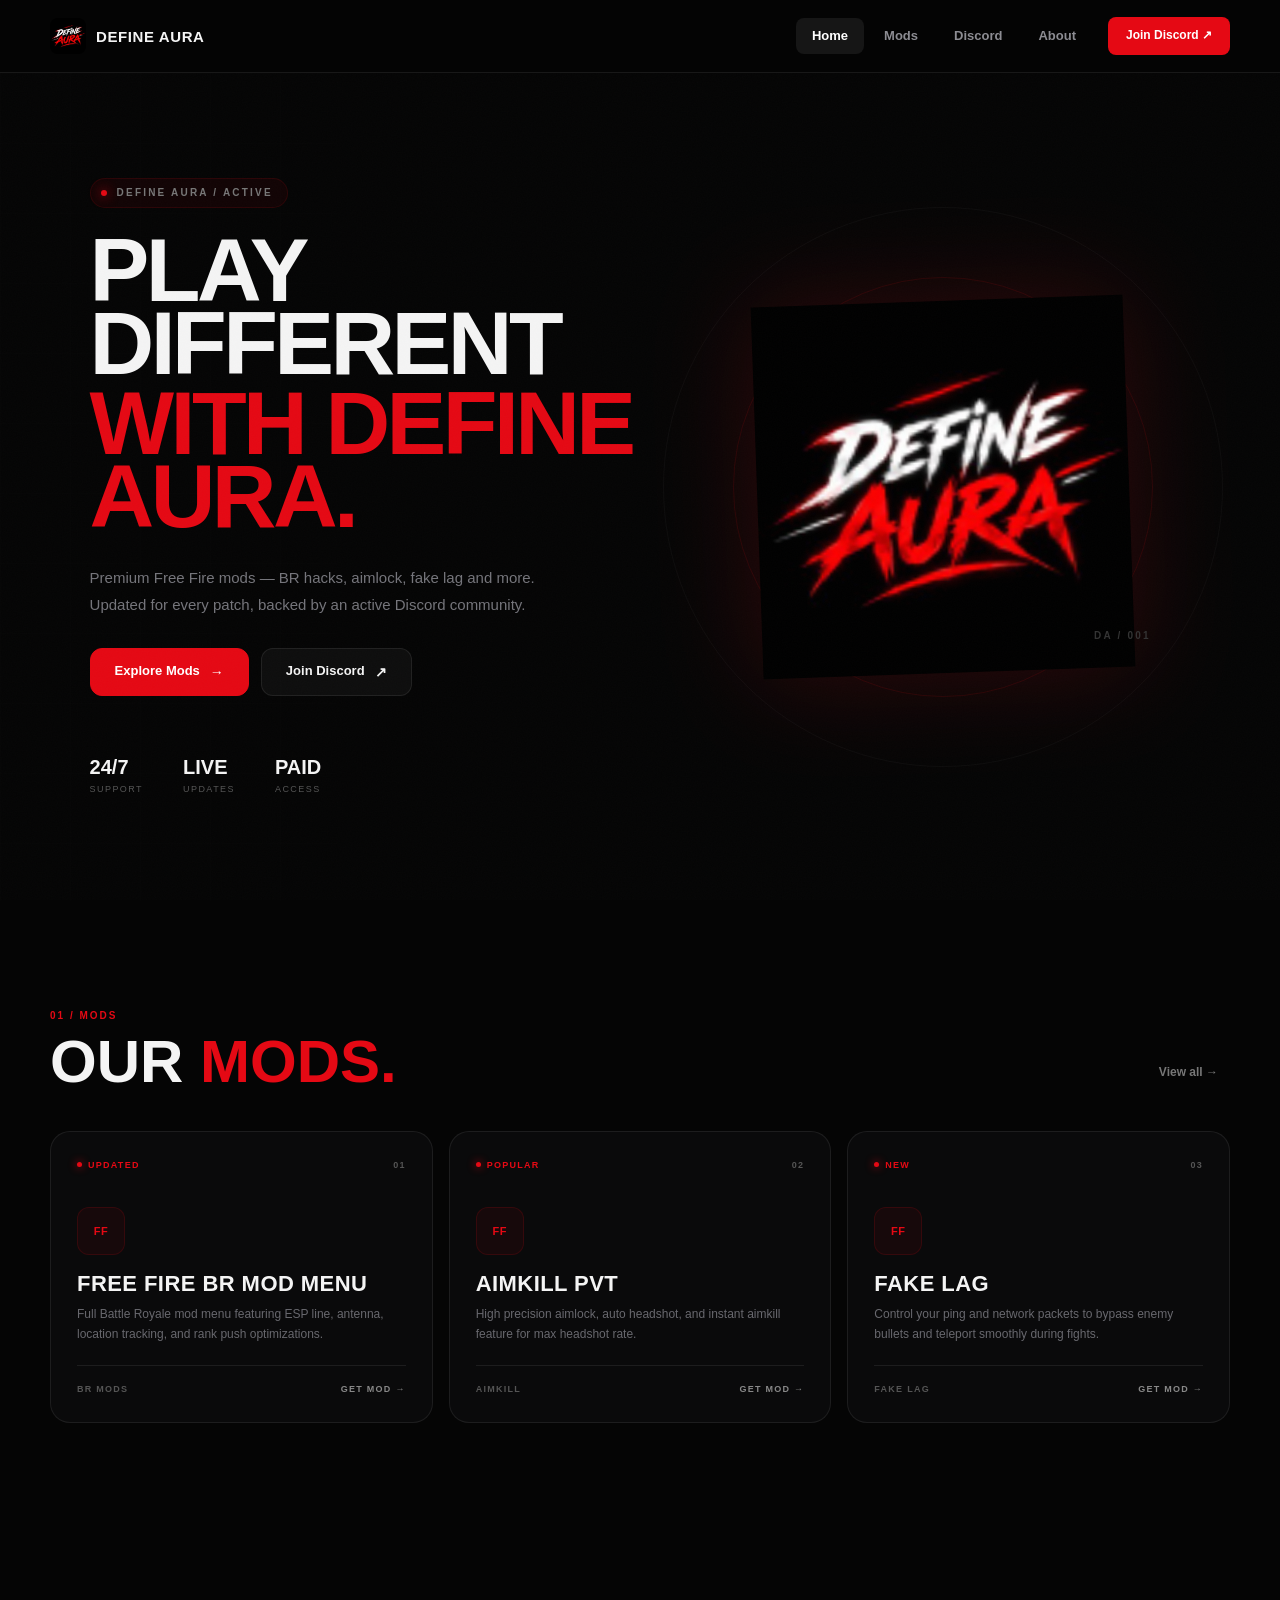
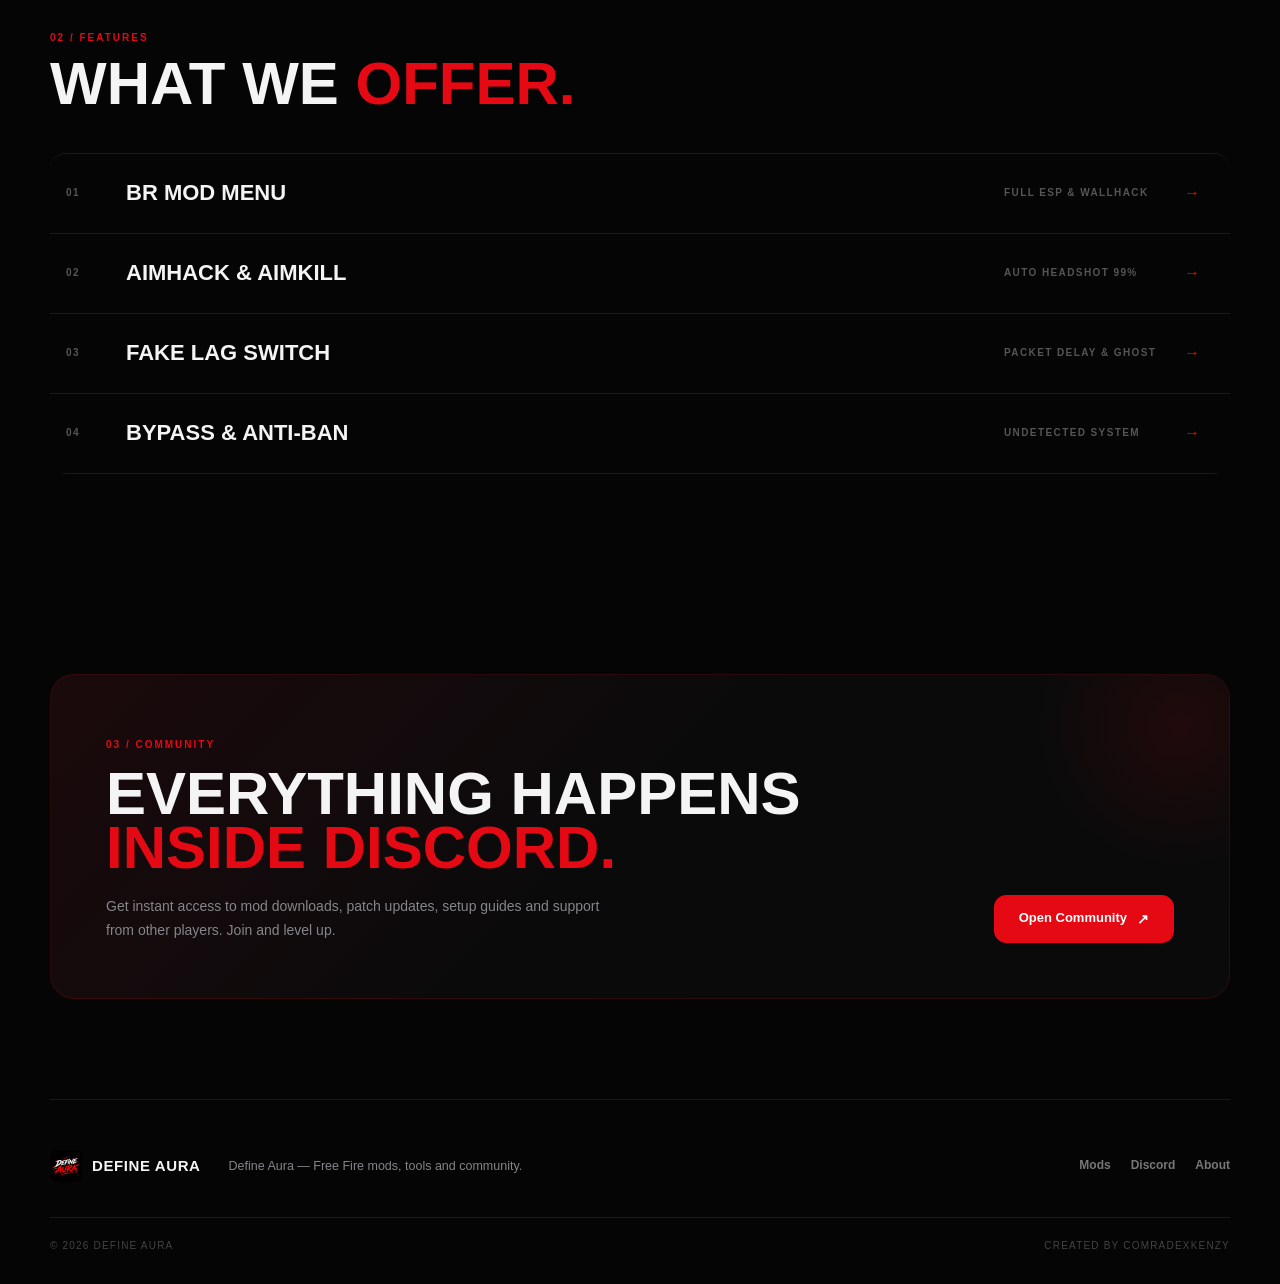
<file: index.html>
<!DOCTYPE html>
<html lang="en">
<head>
    <meta charset="UTF-8">
    <meta name="viewport" content="width=device-width, initial-scale=1.0">
    <meta name="description" content="Define Aura — Free Fire mods, hacks and community hub.">
    <title>Define Aura</title>
    <link rel="icon" href="assets/logo/define.webp">
    <link rel="stylesheet" href="css/main.css">
    <link rel="stylesheet" href="css/home.css">
    <link rel="stylesheet" href="css/responsive.css">
</head>
<body>
    <div id="site-header"></div>

    <main>
        <section class="hero">
            <div class="hero-grid"></div>
            <div class="hero-content reveal">
                <div class="eyebrow"><span class="status-dot"></span><span data-site="eyebrow"></span></div>
                <h1>PLAY DIFFERENT<br><em>with DEFINE AURA.</em></h1>
                <p data-site="heroDescription"></p>
                <div class="hero-actions">
                    <a class="button button-red" href="pages/mods.html">Explore Mods <span>→</span></a>
                    <a class="button button-dark" data-discord-link href="#">Join Discord <span>↗</span></a>
                </div>
                <div class="hero-stats" id="heroStats"></div>
            </div>

            <div class="hero-logo reveal">
                <div class="logo-orbit orbit-a"></div>
                <div class="logo-orbit orbit-b"></div>
                <img src="assets/logo/define.webp" alt="Define Aura">
                <span>DA / 001</span>
            </div>
        </section>

        <section class="section">
            <div class="section-head reveal">
                <div>
                    <small>01 / MODS</small>
                    <h2>Our <b>mods.</b></h2>
                </div>
                <a href="pages/mods.html" class="plain-link">View all →</a>
            </div>
            <div class="release-grid" id="featuredReleases"></div>
        </section>

        <section class="section">
            <div class="section-head reveal">
                <div>
                    <small>02 / FEATURES</small>
                    <h2>What we <b>offer.</b></h2>
                </div>
            </div>
            <div class="game-list" id="gameList"></div>
        </section>

        <section class="section">
            <div class="community-panel reveal">
                <div>
                    <small>03 / COMMUNITY</small>
                    <h2>Everything happens<br><b>inside Discord.</b></h2>
                    <p data-site="discordDescription"></p>
                </div>
                <a class="button button-red" data-discord-link href="#">Open Community <span>↗</span></a>
            </div>
        </section>
    </main>

    <div id="site-footer"></div>

    <script src="data/site.js"></script>
    <script src="data/releases.js"></script>
    <script src="js/components.js"></script>
    <script src="js/home.js"></script>
    <script src="js/main.js"></script>
</body>
</html>
</file>
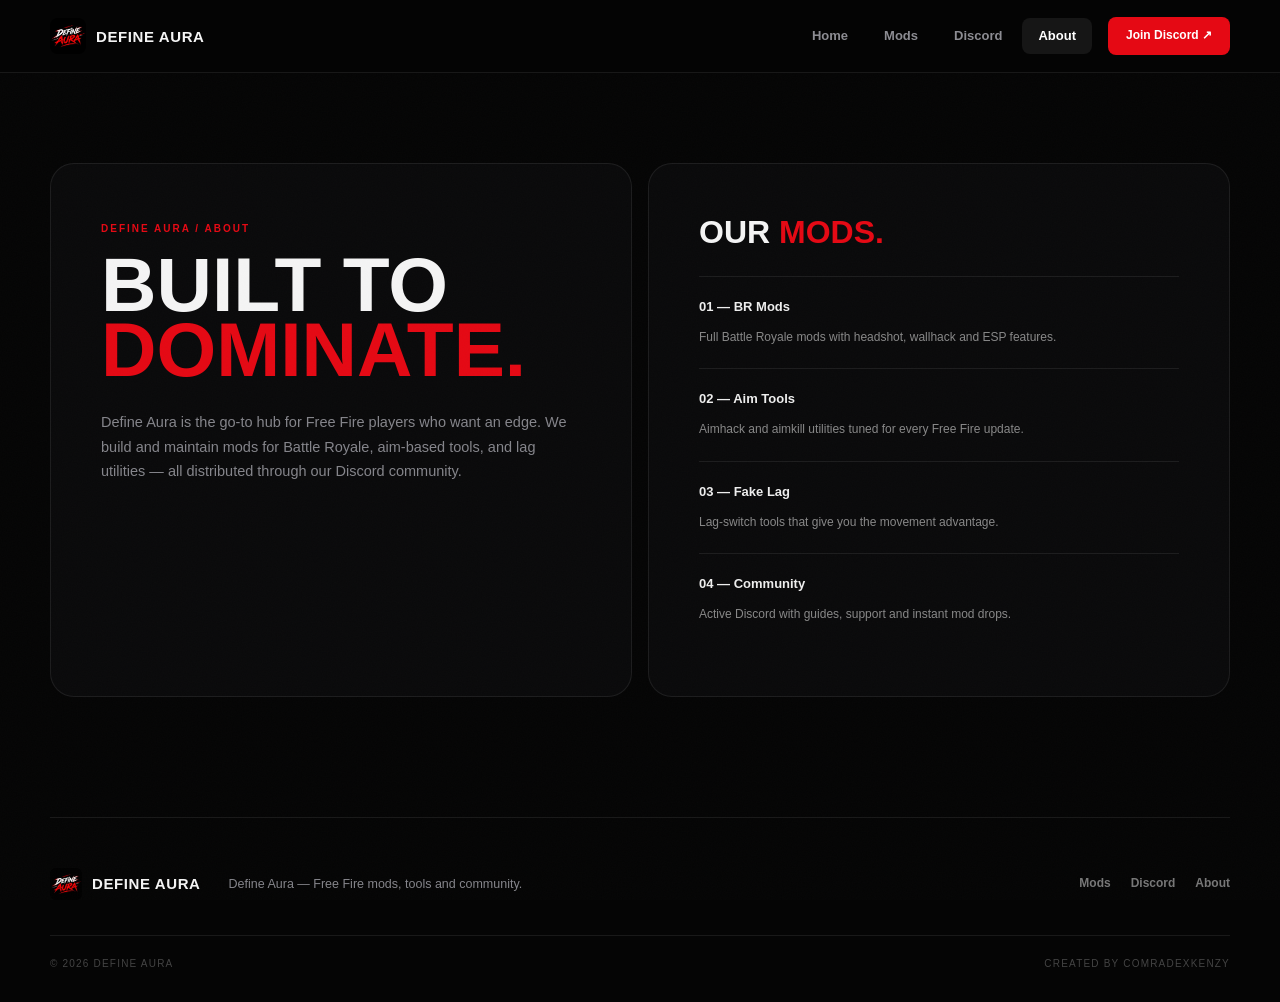
<file: pages/about.html>
<!DOCTYPE html>
<html lang="en">
<head>
    <meta charset="UTF-8">
    <meta name="viewport" content="width=device-width, initial-scale=1.0">
    <title>About — Define Aura</title>
    <link rel="icon" href="../assets/logo/define.webp">
    <link rel="stylesheet" href="../css/main.css">
    <link rel="stylesheet" href="../css/pages.css">
    <link rel="stylesheet" href="../css/responsive.css">
</head>
<body>
    <div id="site-header"></div>

    <main class="page">
        <div class="about-grid reveal">
            <section class="about-card">
                <small>DEFINE AURA / ABOUT</small>
                <h1>Built to<br><b>dominate.</b></h1>
                <p data-site="aboutDescription"></p>
            </section>
            <section class="about-card">
                <h2>Our <b>mods.</b></h2>
                <div class="about-points" id="aboutPoints"></div>
            </section>
        </div>
    </main>

    <div id="site-footer"></div>

    <script src="../data/site.js"></script>
    <script src="../data/releases.js"></script>
    <script src="../js/components.js"></script>
    <script src="../js/about-page.js"></script>
    <script src="../js/main.js"></script>
</body>
</html>
</file>
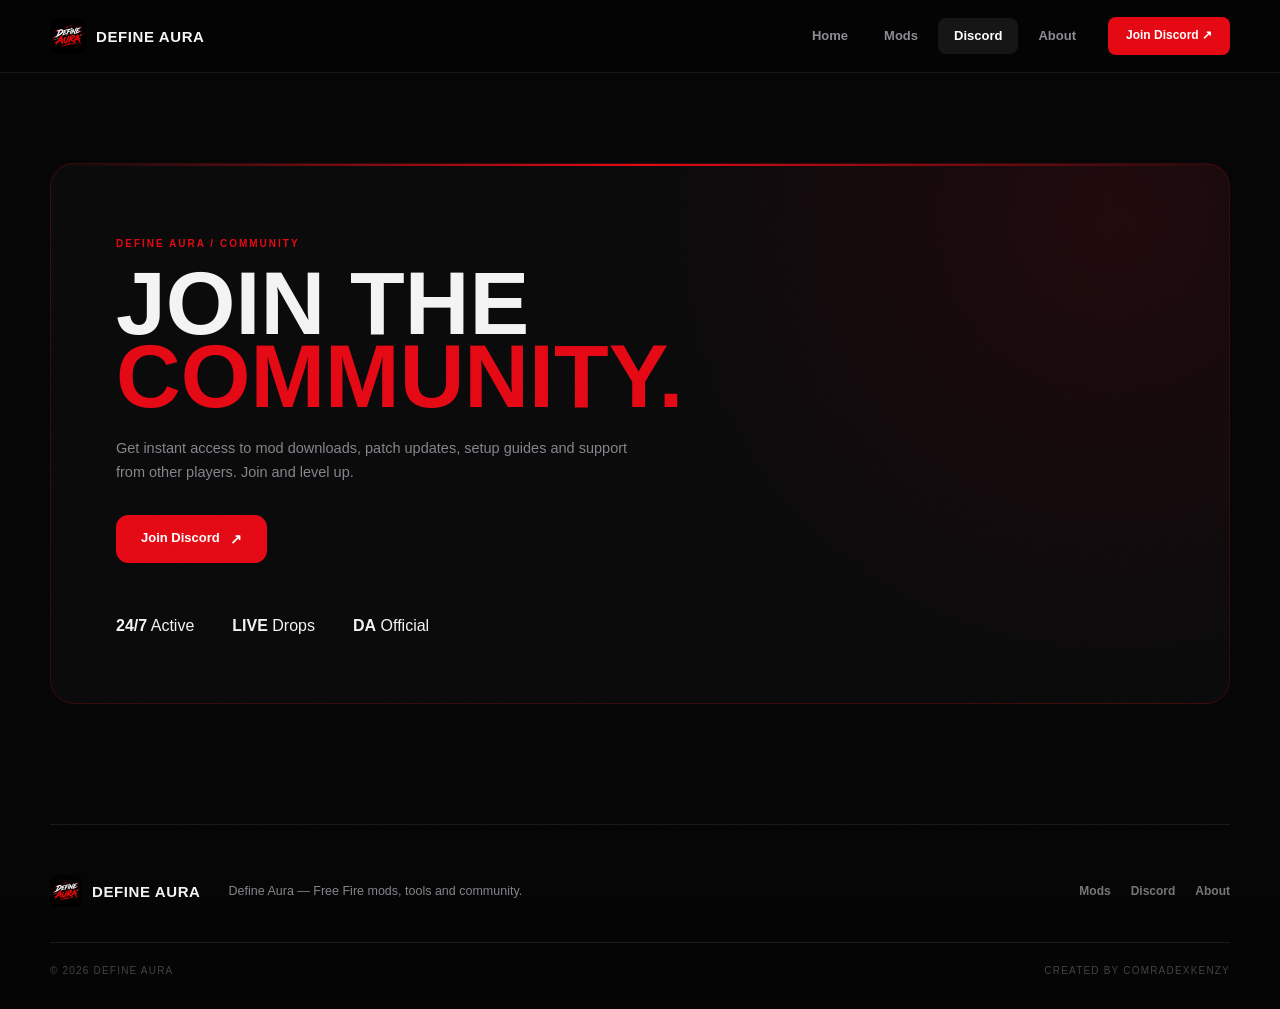
<file: pages/discord.html>
<!DOCTYPE html>
<html lang="en">
<head>
    <meta charset="UTF-8">
    <meta name="viewport" content="width=device-width, initial-scale=1.0">
    <title>Discord — Define Aura</title>
    <link rel="icon" href="../assets/logo/define.webp">
    <link rel="stylesheet" href="../css/main.css">
    <link rel="stylesheet" href="../css/pages.css">
    <link rel="stylesheet" href="../css/responsive.css">
</head>
<body>
    <div id="site-header"></div>

    <main class="page">
        <section class="discord-page reveal">
            <small>DEFINE AURA / COMMUNITY</small>
            <h1>Join the<br><b>community.</b></h1>
            <p data-site="discordDescription"></p>
            <a class="button button-red" data-discord-link href="#">Join Discord <span>↗</span></a>
            <div class="simple-stats" id="discordStats"></div>
        </section>
    </main>

    <div id="site-footer"></div>

    <script src="../data/site.js"></script>
    <script src="../data/releases.js"></script>
    <script src="../js/components.js"></script>
    <script src="../js/discord-page.js"></script>
    <script src="../js/main.js"></script>
</body>
</html>
</file>
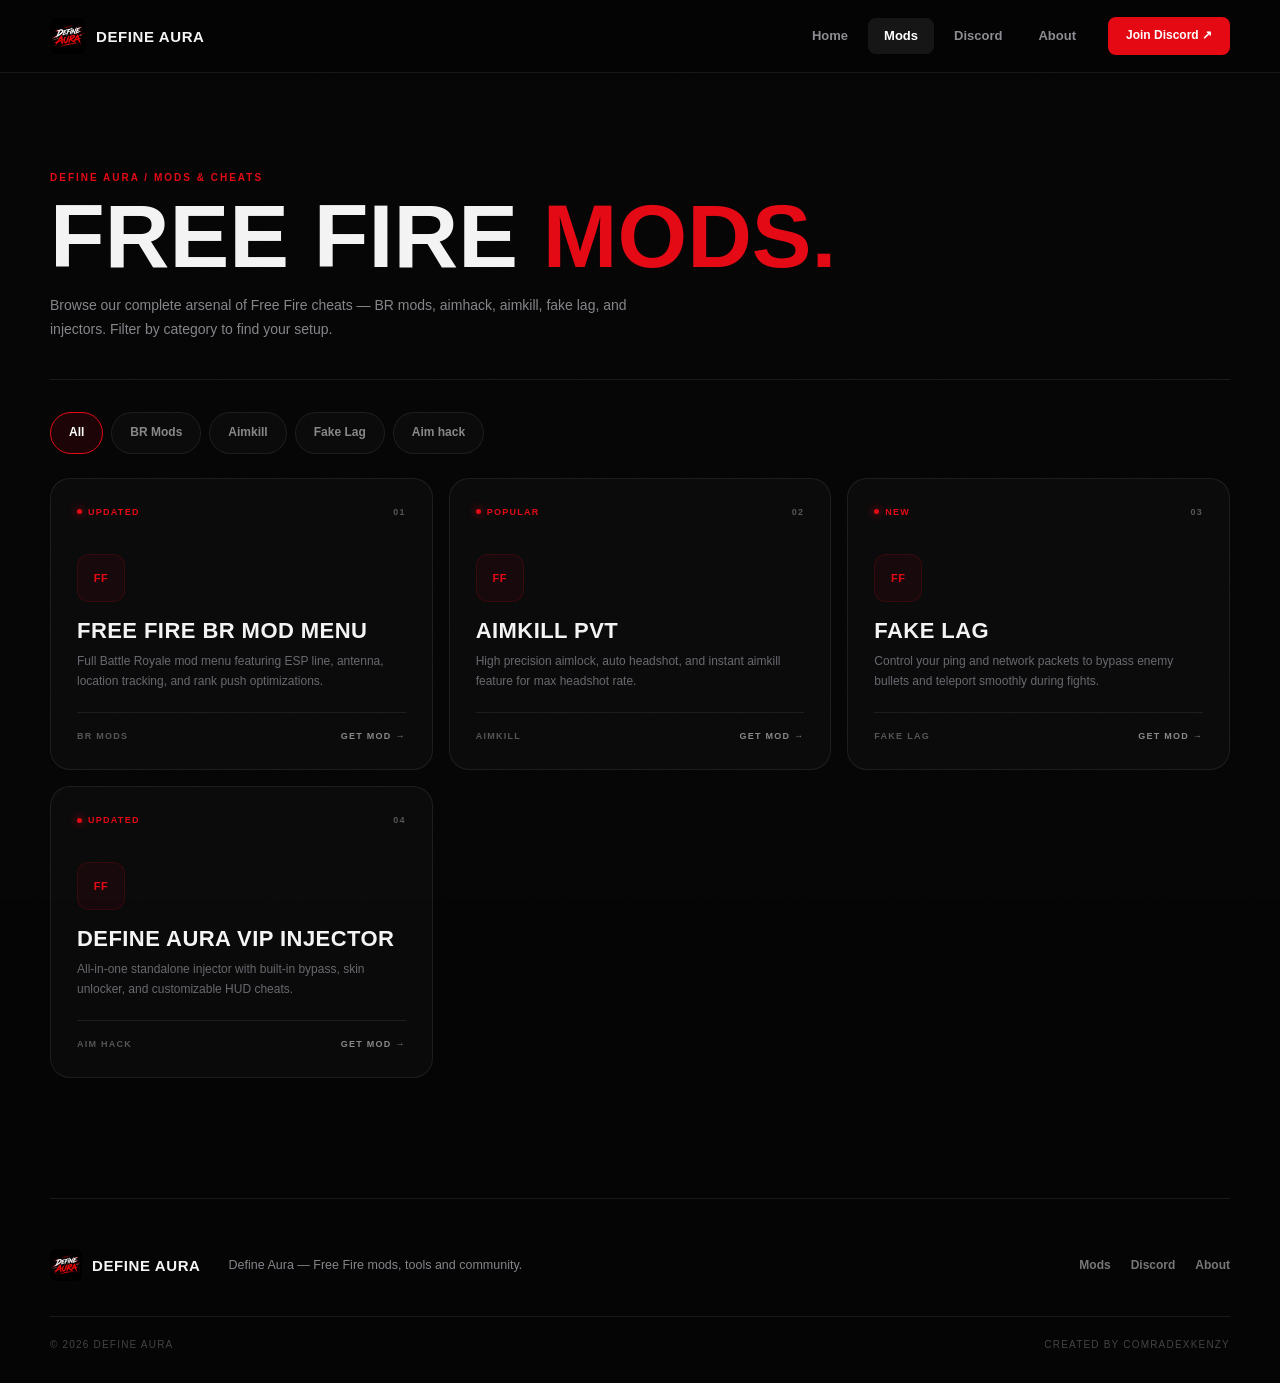
<file: pages/mods.html>
<!DOCTYPE html>
<html lang="en">
<head>
    <meta charset="UTF-8">
    <meta name="viewport" content="width=device-width, initial-scale=1.0">
    <title>Free Fire Mods — Define Aura</title>
    <link rel="icon" href="../assets/logo/define.webp">
    <link rel="stylesheet" href="../css/main.css">
    <link rel="stylesheet" href="../css/pages.css">
    <link rel="stylesheet" href="../css/responsive.css">
</head>
<body>
    <div id="site-header"></div>

    <main class="page">
        <header class="page-heading reveal">
            <small>DEFINE AURA / MODS & CHEATS</small>
            <h1>Free Fire <b>mods.</b></h1>
            <p>Browse our complete arsenal of Free Fire cheats — BR mods, aimhack, aimkill, fake lag, and injectors. Filter by category to find your setup.</p>
        </header>

        <div class="filters" id="releaseFilters"></div>
        <div class="release-grid full-grid" id="allReleases"></div>
    </main>

    <div id="site-footer"></div>

    <script src="../data/site.js"></script>
    <script src="../data/releases.js"></script>
    <script src="../js/components.js"></script>
    <script src="../js/releases-page.js"></script>
    <script src="../js/main.js"></script>
</body>
</html>
</file>
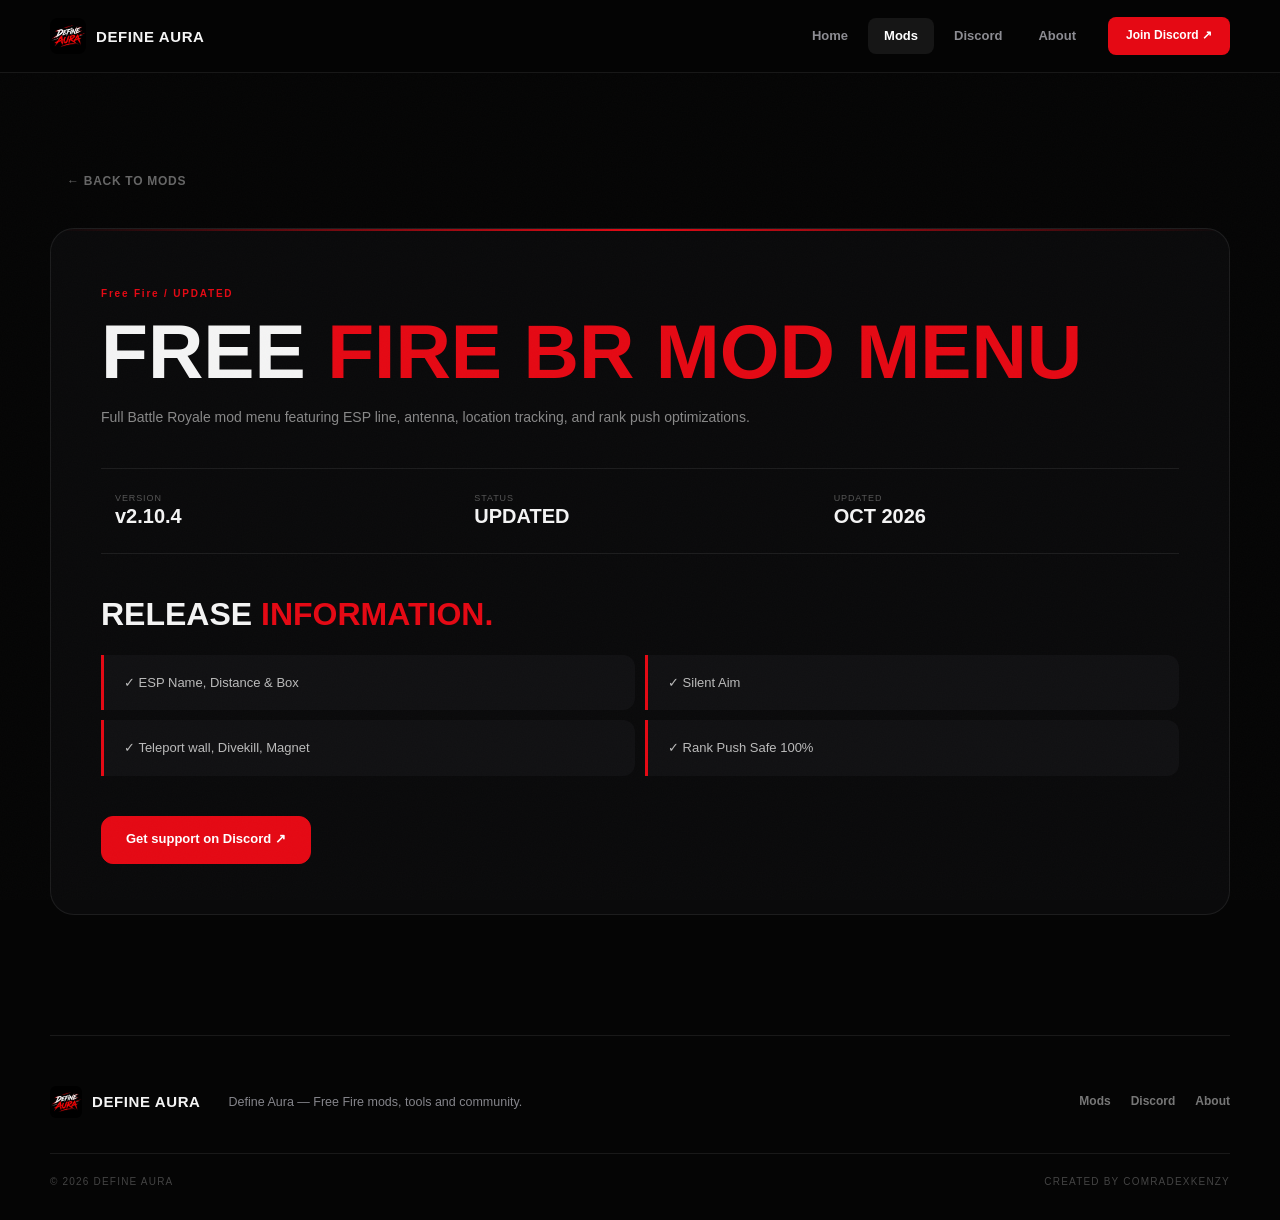
<file: pages/release.html>
<!DOCTYPE html>
<html lang="en">
<head>
    <meta charset="UTF-8">
    <meta name="viewport" content="width=device-width, initial-scale=1.0">
    <title>Mod Details — Define Aura</title>
    <link rel="icon" href="../assets/logo/define.webp">
    <link rel="stylesheet" href="../css/main.css">
    <link rel="stylesheet" href="../css/pages.css">
    <link rel="stylesheet" href="../css/responsive.css">
</head>
<body>
    <div id="site-header"></div>

    <main class="page">
        <a class="back-link" href="mods.html">← Back to mods</a>
        <article class="release-detail reveal" id="releaseDetail"></article>
    </main>

    <div id="site-footer"></div>

    <script src="../data/site.js"></script>
    <script src="../data/releases.js"></script>
    <script src="../js/components.js"></script>
    <script src="../js/release-detail.js"></script>
    <script src="../js/main.js"></script>
</body>
</html>
</file>
<file: css/main.css>
:root {
    --red: #e50914;
    --red-bright: #ff2632;
    --red-glow: rgba(229,9,20,.15);
    --black: #050505;
    --surface: #0a0a0b;
    --surface-2: #111113;
    --surface-3: #161618;
    --line: rgba(255,255,255,.08);
    --line-hover: rgba(255,255,255,.15);
    --white: #f4f4f4;
    --muted: #85858b;
    --max: 1180px;
    --radius-sm: 8px;
    --radius-md: 12px;
    --radius-lg: 16px;
    --radius-xl: 20px;
    --radius-2xl: 24px;
}

* { box-sizing: border-box; margin: 0; padding: 0; }

html { scroll-behavior: smooth; }

body {
    background: var(--black);
    color: var(--white);
    font-family: Inter, -apple-system, BlinkMacSystemFont, 'Segoe UI', Arial, sans-serif;
    line-height: 1.6;
    overflow-x: hidden;
    -webkit-font-smoothing: antialiased;
    -moz-osx-font-smoothing: grayscale;
}

body::before {
    content: "";
    position: fixed;
    inset: 0;
    pointer-events: none;
    opacity: .02;
    z-index: 99;
    background-image: url("data:image/svg+xml,%3Csvg xmlns='http://www.w3.org/2000/svg' width='180' height='180'%3E%3Cfilter id='n'%3E%3CfeTurbulence type='fractalNoise' baseFrequency='.8' numOctaves='3'/%3E%3C/filter%3E%3Crect width='100%25' height='100%25' filter='url(%23n)'/%3E%3C/svg%3E");
}

a { color: inherit; text-decoration: none; }
button { font: inherit; }

/* ═══════════════════════════════════════════
   NAVBAR — Modern glass/sticky design
   ═══════════════════════════════════════════ */

.navbar-wrap {
    position: sticky;
    top: 0;
    z-index: 100;
    background: rgba(5,5,5,.75);
    backdrop-filter: blur(20px) saturate(180%);
    -webkit-backdrop-filter: blur(20px) saturate(180%);
    border-bottom: 1px solid var(--line);
}

.navbar {
    width: min(var(--max), calc(100% - 48px));
    height: 72px;
    margin: auto;
    display: flex;
    align-items: center;
    justify-content: space-between;
    position: relative;
}

.brand { display: flex; align-items: center; gap: 10px; }
.brand img { width: 36px; height: 36px; display: block; border-radius: 8px; }
.brand-name {
    font: 700 15px Rajdhani, sans-serif;
    letter-spacing: .04em;
    text-transform: uppercase;
    color: var(--white);
}

.nav-links {
    display: flex;
    align-items: center;
    gap: 4px;
}

.nav-links > a:not(.nav-discord) {
    color: #8c8c92;
    font-size: 13px;
    font-weight: 600;
    padding: 8px 16px;
    border-radius: var(--radius-sm);
    position: relative;
    transition: all .2s ease;
}

.nav-links > a:not(.nav-discord):hover {
    color: #ddd;
    background: rgba(255,255,255,.05);
}

.nav-links > a.active {
    color: #fff;
    background: rgba(255,255,255,.07);
}

.nav-discord {
    background: var(--red);
    color: #fff;
    padding: 9px 18px;
    margin-left: 12px;
    font-size: 12px;
    font-weight: 700;
    border-radius: var(--radius-sm);
    transition: all .25s ease;
    border: none;
}

.nav-discord:hover {
    background: var(--red-bright);
    transform: translateY(-1px);
    box-shadow: 0 8px 25px rgba(229,9,20,.25);
}

/* ─── Hamburger ─── */

.menu-toggle {
    display: none;
    background: transparent;
    border: 0;
    cursor: pointer;
    width: 40px;
    height: 40px;
    border-radius: var(--radius-sm);
    position: relative;
    z-index: 110;
    transition: background .2s ease;
}

.menu-toggle:hover {
    background: rgba(255,255,255,.06);
}

.menu-toggle span {
    display: block;
    width: 20px;
    height: 2px;
    background: #fff;
    margin: 0 auto;
    border-radius: 2px;
    transition: transform .3s cubic-bezier(.4,.01,.165,.99),
                opacity .3s ease;
    position: absolute;
    left: 50%;
    transform: translateX(-50%);
}

.menu-toggle span:nth-child(1) { top: 14px; }
.menu-toggle span:nth-child(2) { top: 19px; }
.menu-toggle span:nth-child(3) { top: 24px; }

.menu-toggle.open span:nth-child(1) {
    top: 19px;
    transform: translateX(-50%) rotate(45deg);
}
.menu-toggle.open span:nth-child(2) {
    opacity: 0;
    transform: translateX(-50%) scaleX(0);
}
.menu-toggle.open span:nth-child(3) {
    top: 19px;
    transform: translateX(-50%) rotate(-45deg);
}

/* ═══════════════════════════════════════════
   LAYOUT
   ═══════════════════════════════════════════ */

.section, .page {
    width: min(var(--max), calc(100% - 48px));
    margin: auto;
}

.section { padding: 100px 0; }

.section-head {
    display: flex;
    justify-content: space-between;
    align-items: end;
    gap: 30px;
    margin-bottom: 42px;
}

.section-head small, .page-heading small, .community-panel small,
.discord-page small, .about-card small {
    color: var(--red);
    font-size: 10px;
    font-weight: 800;
    letter-spacing: .2em;
}

.section-head h2 {
    font: 700 clamp(40px, 5vw, 60px) Rajdhani, Arial, sans-serif;
    text-transform: uppercase;
    line-height: .9;
    margin-top: 8px;
}

.section-head h2 b,
.community-panel h2 b,
.page-heading h1 b,
.discord-page h1 b,
.about-card h1 b,
.about-card h2 b { color: var(--red); }

.plain-link {
    color: #777;
    font-size: 12px;
    font-weight: 700;
    transition: color .2s ease;
    padding: 6px 12px;
    border-radius: var(--radius-sm);
}

.plain-link:hover { color: #fff; background: rgba(255,255,255,.04); }

/* ═══════════════════════════════════════════
   BUTTONS
   ═══════════════════════════════════════════ */

.button {
    display: inline-flex;
    align-items: center;
    justify-content: center;
    gap: 10px;
    height: 48px;
    padding: 0 24px;
    border: 1px solid var(--line);
    font-size: 13px;
    font-weight: 700;
    border-radius: var(--radius-md);
    transition: all .25s ease;
    cursor: pointer;
    white-space: nowrap;
}

.button span { font-size: 14px; transition: transform .2s ease; }
.button:hover span { transform: translateX(2px); }

.button-red {
    background: var(--red);
    border-color: var(--red);
    color: #fff;
}

.button-red:hover {
    background: var(--red-bright);
    border-color: var(--red-bright);
    transform: translateY(-2px);
    box-shadow: 0 10px 30px rgba(229,9,20,.25);
}

.button-dark {
    background: rgba(255,255,255,.04);
    color: var(--white);
}

.button-dark:hover {
    border-color: rgba(229,9,20,.5);
    background: rgba(229,9,20,.08);
    transform: translateY(-2px);
}

/* ═══════════════════════════════════════════
   RELEASE CARDS
   ═══════════════════════════════════════════ */

.release-grid {
    display: grid;
    grid-template-columns: repeat(auto-fill, minmax(320px, 1fr));
    gap: 16px;
}

.release-card {
    min-height: 280px;
    padding: 26px;
    background: var(--surface);
    border: 1px solid var(--line);
    border-radius: var(--radius-xl);
    display: flex;
    flex-direction: column;
    transition: all .3s cubic-bezier(.23,1,.32,1);
    position: relative;
    overflow: hidden;
}

.release-card::before {
    content: "";
    position: absolute;
    top: 0; left: 0; right: 0;
    height: 1px;
    background: linear-gradient(90deg, transparent, var(--red), transparent);
    opacity: 0;
    transition: opacity .3s ease;
}

.release-card:hover::before { opacity: 1; }

.release-card:hover {
    transform: translateY(-6px);
    border-color: rgba(229,9,20,.3);
    box-shadow: 0 20px 50px rgba(0,0,0,.4), 0 0 0 1px rgba(229,9,20,.1);
}

.card-top, .card-bottom {
    display: flex;
    justify-content: space-between;
    align-items: center;
    color: #555;
    font-size: 9px;
    font-weight: 800;
    letter-spacing: .14em;
    text-transform: uppercase;
}

.status {
    color: var(--red);
    display: flex;
    align-items: center;
    gap: 6px;
}

.status::before {
    content: "";
    width: 5px;
    height: 5px;
    border-radius: 50%;
    background: var(--red);
    box-shadow: 0 0 8px var(--red);
}

.game-badge {
    width: 48px;
    height: 48px;
    display: grid;
    place-items: center;
    margin-top: 35px;
    background: rgba(229,9,20,.06);
    border: 1px solid rgba(229,9,20,.15);
    border-radius: var(--radius-md);
    color: var(--red);
    font: 700 11px Rajdhani, sans-serif;
    letter-spacing: .05em;
}

.release-card h3 {
    margin-top: 16px;
    font: 700 22px Rajdhani, sans-serif;
    text-transform: uppercase;
    letter-spacing: .02em;
}

.release-card p {
    margin: 8px 0 20px;
    color: #68686e;
    font-size: 12px;
    line-height: 1.65;
}

.card-bottom {
    margin-top: auto;
    padding-top: 16px;
    border-top: 1px solid var(--line);
}

.card-bottom a {
    transition: all .2s ease;
    color: #888;
}

.card-bottom a:hover { color: var(--red); }

/* ═══════════════════════════════════════════
   FEATURE / GAME LIST
   ═══════════════════════════════════════════ */

.game-list {
    border-top: 1px solid var(--line);
    border-radius: var(--radius-lg);
    overflow: hidden;
}

.game-row {
    min-height: 80px;
    display: grid;
    grid-template-columns: 60px 1fr 180px 30px;
    align-items: center;
    padding: 0 16px;
    border-bottom: 1px solid var(--line);
    transition: all .25s ease;
}

.game-row:hover {
    background: rgba(229,9,20,.04);
}

.game-row span {
    color: #555;
    font-size: 10px;
    font-weight: 700;
    letter-spacing: .14em;
}

.game-row strong {
    font: 700 22px Rajdhani, sans-serif;
    text-transform: uppercase;
}

.game-row b {
    color: var(--red);
    display: inline-block;
    transition: transform .2s ease;
}
.game-row:hover b { transform: translateX(4px); }

/* ═══════════════════════════════════════════
   COMMUNITY PANEL
   ═══════════════════════════════════════════ */

.community-panel {
    min-height: 300px;
    padding: 55px;
    display: flex;
    align-items: end;
    justify-content: space-between;
    gap: 30px;
    background: linear-gradient(135deg, rgba(229,9,20,.08), transparent 50%), var(--surface);
    border: 1px solid rgba(229,9,20,.15);
    border-radius: var(--radius-2xl);
    position: relative;
    overflow: hidden;
}

.community-panel::before {
    content: "";
    position: absolute;
    top: -100px; right: -100px;
    width: 300px; height: 300px;
    border-radius: 50%;
    background: radial-gradient(circle, rgba(229,9,20,.1), transparent 70%);
    pointer-events: none;
}

.community-panel h2 {
    font: 700 clamp(38px, 5vw, 60px) Rajdhani, sans-serif;
    text-transform: uppercase;
    line-height: .9;
    margin-top: 12px;
}

.community-panel p {
    color: #85858b;
    max-width: 520px;
    margin-top: 20px;
    font-size: 14px;
    line-height: 1.7;
}

/* ═══════════════════════════════════════════
   FOOTER
   ═══════════════════════════════════════════ */

.footer {
    width: min(var(--max), calc(100% - 48px));
    margin: auto;
    padding: 50px 0 30px;
    border-top: 1px solid var(--line);
}

.footer-main {
    display: flex;
    align-items: center;
    gap: 28px;
}

.footer .brand img { width: 32px; height: 32px; border-radius: 6px; }

.footer-main p {
    flex: 1;
    color: var(--muted);
    font-size: 12.5px;
}

.footer-links {
    display: flex;
    gap: 20px;
    font-size: 12px;
    font-weight: 600;
}

.footer-links a {
    color: #777;
    transition: color .2s ease;
}

.footer-links a:hover { color: var(--red); }

.footer-bottom {
    display: flex;
    justify-content: space-between;
    gap: 15px;
    margin-top: 35px;
    padding-top: 20px;
    border-top: 1px solid var(--line);
    color: #444;
    font-size: 10px;
    text-transform: uppercase;
    letter-spacing: .12em;
}

/* ═══════════════════════════════════════════
   REVEAL ANIMATION
   ═══════════════════════════════════════════ */

.reveal {
    opacity: 0;
    transform: translateY(24px);
    transition: opacity .7s cubic-bezier(.23,1,.32,1), transform .7s cubic-bezier(.23,1,.32,1);
}

.reveal.visible {
    opacity: 1;
    transform: none;
}

/* ─── Selection color ─── */
::selection {
    background: rgba(229,9,20,.3);
    color: #fff;
}

/* ─── Scrollbar ─── */
::-webkit-scrollbar { width: 6px; }
::-webkit-scrollbar-track { background: var(--black); }
::-webkit-scrollbar-thumb { background: #222; border-radius: 3px; }
::-webkit-scrollbar-thumb:hover { background: #333; }
</file>
<file: css/home.css>
.hero {
    max-width: 1440px;
    min-height: calc(100vh - 72px);
    margin: auto;
    padding: 80px 7%;
    display: grid;
    grid-template-columns: 1.1fr .9fr;
    align-items: center;
    position: relative;
    overflow: hidden;
}

.hero-grid {
    position: absolute;
    inset: 0;
    opacity: .15;
    pointer-events: none;
    background-image:
        linear-gradient(rgba(255,255,255,.04) 1px, transparent 1px),
        linear-gradient(90deg, rgba(255,255,255,.04) 1px, transparent 1px);
    background-size: 70px 70px;
    mask-image: linear-gradient(to right, #000, transparent 75%);
}

.hero-content { position: relative; z-index: 2; }

.eyebrow {
    display: inline-flex;
    align-items: center;
    gap: 0;
    color: #777;
    font-size: 10px;
    font-weight: 800;
    letter-spacing: .22em;
    margin-bottom: 26px;
    padding: 6px 14px 6px 10px;
    background: rgba(229,9,20,.06);
    border: 1px solid rgba(229,9,20,.12);
    border-radius: 100px;
}

.status-dot {
    display: inline-block;
    width: 6px;
    height: 6px;
    margin-right: 10px;
    border-radius: 50%;
    background: var(--red);
    box-shadow: 0 0 12px var(--red);
    animation: pulse 2s ease-in-out infinite;
}

@keyframes pulse {
    0%, 100% { opacity: 1; box-shadow: 0 0 12px var(--red); }
    50% { opacity: .5; box-shadow: 0 0 4px var(--red); }
}

.hero h1 {
    max-width: 700px;
    font: 800 clamp(56px, 7vw, 100px) Rajdhani, sans-serif;
    line-height: .82;
    letter-spacing: -.04em;
    text-transform: uppercase;
}

.hero h1 em {
    color: var(--red);
    font-style: normal;
    display: block;
    margin-top: 6px;
}

.hero-content > p {
    max-width: 480px;
    margin: 30px 0;
    color: #75757b;
    font-size: 15px;
    line-height: 1.8;
}

.hero-actions {
    display: flex;
    gap: 12px;
}

.hero-stats {
    display: flex;
    gap: 40px;
    margin-top: 60px;
}

.hero-stats div, .simple-stats div {
    display: flex;
    flex-direction: column;
    gap: 3px;
}

.hero-stats strong, .simple-stats strong {
    font: 700 20px Rajdhani, sans-serif;
    color: var(--white);
}

.hero-stats span, .simple-stats span {
    color: #555;
    font-size: 9px;
    text-transform: uppercase;
    letter-spacing: .16em;
}

/* ─── Hero Logo ─── */

.hero-logo {
    min-height: 480px;
    display: flex;
    align-items: center;
    justify-content: center;
    position: relative;
}

.hero-logo::before {
    content: "";
    position: absolute;
    width: 400px;
    height: 400px;
    border-radius: 50%;
    background: radial-gradient(circle, rgba(229,9,20,.12), transparent 65%);
}

.hero-logo img {
    width: min(400px, 75%);
    position: relative;
    filter: drop-shadow(0 0 50px rgba(229,9,20,.18));
    transform: rotate(-2deg);
    transition: transform .6s cubic-bezier(.23,1,.32,1);
}

.hero-logo:hover img {
    transform: rotate(0deg) scale(1.03);
}

.logo-orbit {
    position: absolute;
    border: 1px solid rgba(229,9,20,.12);
    border-radius: 50%;
    animation: spin 30s linear infinite;
}

@keyframes spin {
    to { transform: rotate(360deg); }
}

.orbit-a { width: 420px; height: 420px; }
.orbit-b {
    width: 560px;
    height: 560px;
    border-color: rgba(255,255,255,.03);
    animation-direction: reverse;
    animation-duration: 40s;
}

.hero-logo > span {
    position: absolute;
    right: 8%;
    bottom: 18%;
    color: #333;
    font: 700 10px Rajdhani, sans-serif;
    letter-spacing: .22em;
}
</file>
<file: css/responsive.css>
/* ═══════════════════════════════════════════
   DEF AURA — FULL RESPONSIVE STYLESHEET
   Supports screen widths from 320px to 1440px+
   ═══════════════════════════════════════════ */

@media (max-width: 800px) {

    /* ─── Navbar Mobile Dropdown ─── */

    .navbar-wrap {
        position: sticky;
        top: 0;
        z-index: 1000;
        background: rgba(5, 5, 5, 0.95);
        backdrop-filter: blur(16px);
        -webkit-backdrop-filter: blur(16px);
        border-bottom: 1px solid var(--line);
    }

    .navbar {
        height: 64px;
        width: calc(100% - 32px);
        margin: 0 auto;
        position: relative;
    }

    .brand img {
        width: 32px;
        height: 32px;
    }

    .brand-name {
        font-size: 14px;
    }

    .menu-toggle {
        display: flex;
        align-items: center;
        justify-content: center;
    }

    /* Floating Dropdown under Navbar */
    .nav-links {
        position: absolute;
        top: 64px;
        left: 0;
        right: 0;
        display: none;
        flex-direction: column;
        align-items: stretch;
        gap: 6px;
        padding: 16px 20px 20px;
        background: rgba(10, 10, 12, 0.98);
        backdrop-filter: blur(24px);
        -webkit-backdrop-filter: blur(24px);
        border-bottom: 1px solid rgba(229, 9, 20, 0.25);
        box-shadow: 0 20px 40px rgba(0, 0, 0, 0.85);
        border-radius: 0 0 var(--radius-lg) var(--radius-lg);
        z-index: 999;
    }

    .nav-links.open {
        display: flex;
        animation: fadeInDown .25s ease forwards;
    }

    @keyframes fadeInDown {
        from {
            opacity: 0;
            transform: translateY(-8px);
        }
        to {
            opacity: 1;
            transform: translateY(0);
        }
    }

    .nav-links > a:not(.nav-discord) {
        padding: 12px 16px;
        font-size: 14px;
        font-weight: 600;
        color: #aaa;
        border-radius: var(--radius-sm);
        text-align: left;
        display: block;
        width: 100%;
    }

    .nav-links > a:not(.nav-discord):hover,
    .nav-links > a.active {
        color: #fff;
        background: rgba(229, 9, 20, 0.1);
    }

    .nav-links > a.active::after { display: none; }

    .nav-discord {
        margin-top: 10px;
        padding: 12px 16px;
        text-align: center;
        font-size: 13px;
        border-radius: var(--radius-sm);
        margin-left: 0;
        display: block;
        width: 100%;
    }

    /* ─── Hero Section Mobile ─── */

    .hero {
        grid-template-columns: 1fr;
        min-height: auto;
        padding: 50px 16px 40px;
        gap: 40px;
        overflow: hidden;
    }

    .hero h1 {
        font-size: clamp(38px, 10vw, 70px);
        line-height: .88;
        word-break: break-word;
    }

    .hero h1 em {
        margin-top: 4px;
    }

    .hero-content > p {
        margin: 20px 0 26px;
        font-size: 14px;
        line-height: 1.7;
    }

    .hero-actions {
        flex-direction: column;
        align-items: stretch;
        gap: 10px;
    }

    .hero-actions .button {
        width: 100%;
        justify-content: center;
    }

    .hero-stats, .simple-stats {
        gap: 20px 32px;
        flex-wrap: wrap;
        margin-top: 40px;
    }

    .hero-logo {
        min-height: 260px;
        margin-top: 10px;
    }

    .orbit-a { width: 250px; height: 250px; }
    .orbit-b { width: 330px; height: 330px; }
    .hero-logo img { width: 220px; }

    .hero-logo > span {
        right: 4%;
        bottom: 10%;
    }

    /* ─── Global Sections Mobile ─── */

    .section, .page {
        width: calc(100% - 32px);
        padding: 60px 0;
    }

    .section-head {
        align-items: flex-start;
        flex-direction: column;
        gap: 14px;
        margin-bottom: 30px;
    }

    .section-head h2 {
        font-size: clamp(34px, 8vw, 50px);
    }

    .release-grid,
    .full-grid {
        grid-template-columns: 1fr;
        gap: 14px;
    }

    .release-card {
        padding: 20px;
        min-height: auto;
    }

    .release-card h3 {
        font-size: 20px;
    }

    .game-row {
        grid-template-columns: 32px 1fr auto;
        padding: 0 8px;
        min-height: 64px;
        gap: 12px;
    }

    .game-row > span:not(.game-number) { display: none; }
    .game-row strong { font-size: 18px; }

    .community-panel {
        padding: 30px 20px;
        flex-direction: column;
        align-items: flex-start;
        gap: 24px;
        border-radius: var(--radius-xl);
    }

    .community-panel h2 {
        font-size: clamp(32px, 8vw, 48px);
    }

    .community-panel .button {
        width: 100%;
        justify-content: center;
    }

    /* ─── Pages Mobile ─── */

    .page { padding: 40px 0 80px; }

    .page-heading h1 {
        font-size: clamp(36px, 9vw, 64px);
    }

    .discord-page, .release-detail, .about-card {
        padding: 28px 20px;
        border-radius: var(--radius-xl);
    }

    .discord-page h1, .release-detail > h1, .about-card h1 {
        font-size: clamp(36px, 8vw, 60px);
    }

    .facts {
        grid-template-columns: 1fr;
        gap: 12px;
        padding: 10px 0;
    }

    .fact, .facts > div {
        padding: 12px 0;
        border-bottom: 1px solid var(--line);
    }
    .facts > div:last-child { border-bottom: none; }

    .feature-grid {
        grid-template-columns: 1fr;
    }

    .about-grid {
        grid-template-columns: 1fr;
        gap: 14px;
    }

    /* ─── Footer Mobile ─── */

    .footer {
        width: calc(100% - 32px);
        padding: 40px 0 24px;
    }

    .footer-main {
        flex-direction: column;
        align-items: flex-start;
        gap: 20px;
    }

    .footer-main p {
        margin: 0;
    }

    .footer-links {
        width: 100%;
        justify-content: flex-start;
        gap: 18px;
    }

    .footer-bottom {
        flex-direction: column;
        gap: 8px;
        align-items: flex-start;
        margin-top: 28px;
    }
}

/* Extra small devices (<= 380px) */
@media (max-width: 380px) {
    .navbar {
        width: calc(100% - 24px);
    }

    .section, .page, .footer {
        width: calc(100% - 24px);
    }

    .hero h1 {
        font-size: 34px;
    }

    .button {
        padding: 0 16px;
        font-size: 12px;
    }
}
</file>
<file: css/pages.css>
.page { padding: 90px 0 120px; }

.page-heading {
    padding-bottom: 38px;
    margin-bottom: 32px;
    border-bottom: 1px solid var(--line);
}

.page-heading h1 {
    margin-top: 9px;
    font: 700 clamp(48px, 7vw, 90px) Rajdhani, sans-serif;
    line-height: .85;
    text-transform: uppercase;
}

.page-heading p {
    max-width: 600px;
    margin-top: 20px;
    color: var(--muted);
    font-size: 14px;
    line-height: 1.7;
}

/* ─── Filters ─── */

.filters {
    display: flex;
    gap: 8px;
    flex-wrap: wrap;
    margin-bottom: 24px;
}

.filter {
    padding: 10px 18px;
    background: var(--surface);
    border: 1px solid var(--line);
    border-radius: 100px;
    color: #888;
    font-size: 12px;
    font-weight: 600;
    cursor: pointer;
    transition: all .25s ease;
}

.filter:hover {
    border-color: var(--line-hover);
    color: #ccc;
    background: var(--surface-2);
}

.filter.active {
    border-color: var(--red);
    color: #fff;
    background: rgba(229,9,20,.1);
}

.full-grid { grid-template-columns: repeat(auto-fill, minmax(320px, 1fr)); }

/* ─── Back Link ─── */

.back-link {
    display: inline-flex;
    align-items: center;
    gap: 8px;
    margin-bottom: 28px;
    padding: 8px 16px;
    border-radius: 100px;
    color: #666;
    font-size: 12px;
    font-weight: 600;
    text-transform: uppercase;
    letter-spacing: .06em;
    transition: all .2s ease;
    border: 1px solid transparent;
}

.back-link:hover {
    color: #fff;
    background: rgba(255,255,255,.04);
    border-color: var(--line);
}

/* ─── Release Detail ─── */

.release-detail {
    padding: 50px;
    background: var(--surface);
    border: 1px solid var(--line);
    border-radius: var(--radius-2xl);
    position: relative;
    overflow: hidden;
}

.release-detail::before {
    content: "";
    position: absolute;
    top: 0; left: 0; right: 0;
    height: 2px;
    background: linear-gradient(90deg, transparent, var(--red), transparent);
}

.release-detail > small {
    color: var(--red);
    font-size: 10px;
    font-weight: 800;
    letter-spacing: .18em;
}

.release-detail > h1 {
    margin-top: 14px;
    font: 700 clamp(44px, 6vw, 80px) Rajdhani, sans-serif;
    line-height: .85;
    text-transform: uppercase;
}

.release-detail > h1 b { color: var(--red); }

.release-detail > p {
    max-width: 650px;
    margin: 22px 0 38px;
    color: #888;
    font-size: 14px;
    line-height: 1.7;
}

/* ─── Facts ─── */

.facts {
    display: grid;
    grid-template-columns: repeat(3, 1fr);
    border-top: 1px solid var(--line);
    border-bottom: 1px solid var(--line);
    margin-bottom: 42px;
}

.fact, .facts > div {
    padding: 22px 14px;
}

.facts small {
    display: block;
    color: #555;
    font-size: 9px;
    text-transform: uppercase;
    letter-spacing: .1em;
}

.facts strong {
    font: 600 20px Rajdhani, sans-serif;
    color: var(--white);
}

.release-detail h2 {
    margin-bottom: 22px;
    font: 700 32px Rajdhani, sans-serif;
    text-transform: uppercase;
}

.release-detail h2 b { color: var(--red); }

/* ─── Feature Grid ─── */

.feature-grid {
    display: grid;
    grid-template-columns: repeat(2, 1fr);
    gap: 10px;
    margin-bottom: 40px;
}

.feature {
    padding: 18px 20px;
    background: var(--surface-2);
    border-left: 3px solid var(--red);
    border-radius: 0 var(--radius-md) var(--radius-md) 0;
    color: #bbb;
    font-size: 13px;
    line-height: 1.5;
    transition: all .2s ease;
}

.feature:hover {
    background: rgba(229,9,20,.06);
    transform: translateX(4px);
}

/* ─── Discord Page ─── */

.discord-page {
    min-height: 480px;
    padding: 65px;
    border: 1px solid rgba(229,9,20,.2);
    border-radius: var(--radius-2xl);
    background: radial-gradient(circle at 90% 10%, rgba(229,9,20,.1), transparent 40%), var(--surface);
    position: relative;
    overflow: hidden;
}

.discord-page::before {
    content: "";
    position: absolute;
    top: 0; left: 0; right: 0;
    height: 2px;
    background: linear-gradient(90deg, transparent, var(--red), transparent);
}

.discord-page h1 {
    margin-top: 12px;
    font: 700 clamp(50px, 7vw, 90px) Rajdhani, sans-serif;
    line-height: .82;
    text-transform: uppercase;
}

.discord-page p {
    max-width: 520px;
    margin: 22px 0 30px;
    color: #85858b;
    font-size: 14.5px;
    line-height: 1.7;
}

.simple-stats {
    display: flex;
    gap: 38px;
    margin-top: 50px;
}

/* ─── About Page ─── */

.about-grid {
    display: grid;
    grid-template-columns: 1fr 1fr;
    gap: 16px;
}

.about-card {
    padding: 50px;
    background: var(--surface);
    border: 1px solid var(--line);
    border-radius: var(--radius-2xl);
}

.about-card h1 {
    margin-top: 12px;
    font: 700 clamp(48px, 6vw, 80px) Rajdhani, sans-serif;
    line-height: .85;
    text-transform: uppercase;
}

.about-card > p {
    max-width: 580px;
    margin-top: 28px;
    color: #85858b;
    font-size: 14.5px;
    line-height: 1.7;
}

.about-card h2 {
    margin-bottom: 25px;
    font: 700 32px Rajdhani, sans-serif;
    text-transform: uppercase;
}

.about-point {
    padding: 20px 0;
    border-top: 1px solid var(--line);
    transition: all .2s ease;
}

.about-point:hover {
    padding-left: 10px;
}

.about-point strong {
    display: block;
    margin-bottom: 5px;
    color: #eee;
    font-size: 13px;
}

.about-point span {
    color: #888;
    font-size: 12px;
    line-height: 1.5;
}
</file>
